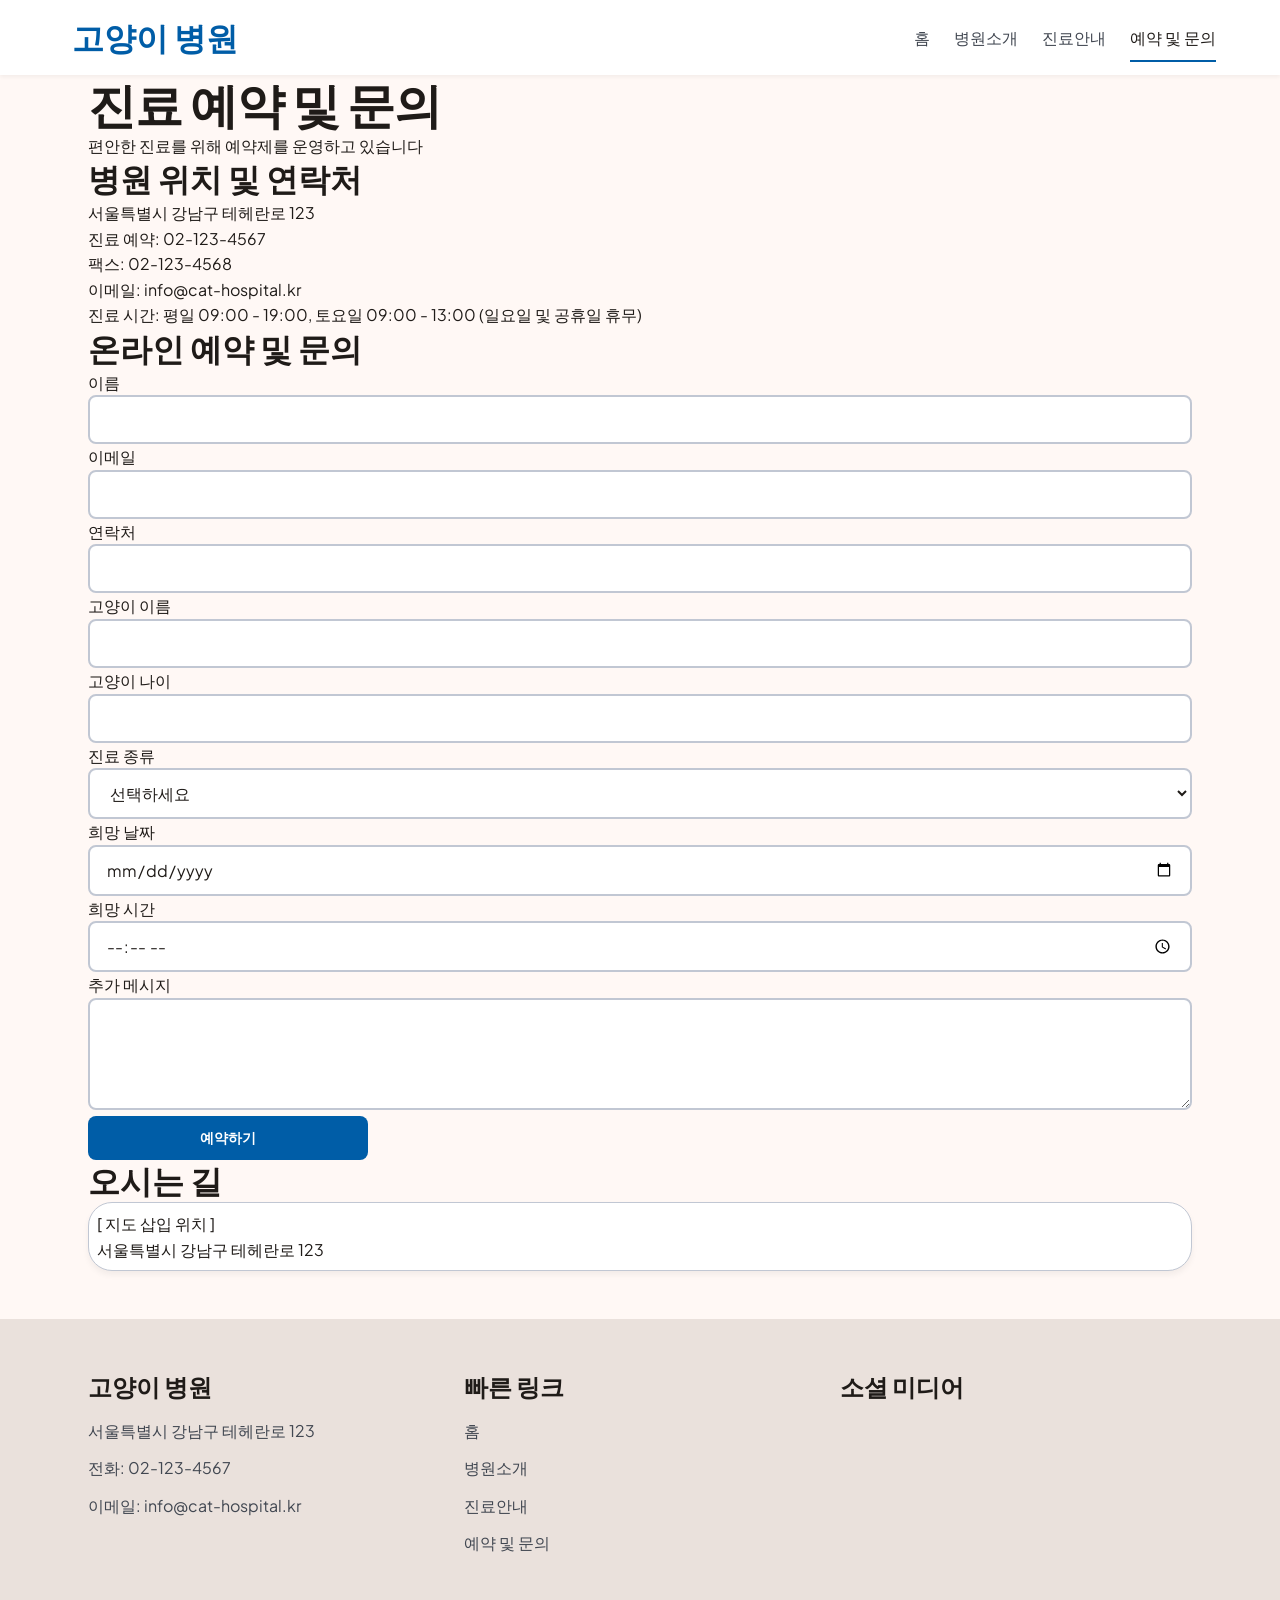
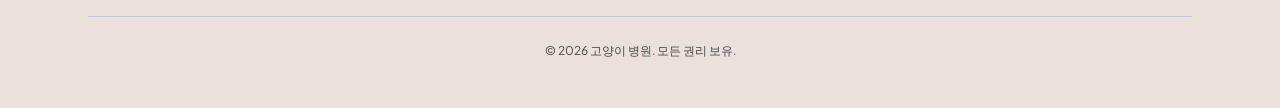
<file: design/contact.html>
<!DOCTYPE html>
<html lang="ko">
<head>
    <meta charset="UTF-8">
    <meta name="viewport" content="width=device-width, initial-scale=1.0">
    <title>예약 및 문의 - 고양이 병원</title>
    <link rel="stylesheet" href="styles.css">
    <link href="https://fonts.googleapis.com/css2?family=Plus+Jakarta+Sans:wght@400;500;600;700&display=swap" rel="stylesheet">
</head>
<body>
    <header class="header">
        <div class="container">
            <div class="logo">
                <h1><i class="fas fa-paw"></i> 고양이 병원</h1>
            </div>
            <nav class="nav">
                <ul>
                    <li><a href="index.html">홈</a></li>
                    <li><a href="about.html">병원소개</a></li>
                    <li><a href="services.html">진료안내</a></li>
                    <li><a href="contact.html" class="active">예약 및 문의</a></li>
                </ul>
            </nav>
        </div>
    </header>

    <section class="page-header">
        <div class="container">
            <h1 class="display-lg">진료 예약 및 문의</h1>
            <p class="page-header-text">편안한 진료를 위해 예약제를 운영하고 있습니다</p>
        </div>
    </section>

    <section class="contact">
        <div class="container">
            <div class="contact-info">
                <h2 class="headline-lg"><i class="fas fa-map-marker-alt"></i> 병원 위치 및 연락처</h2>
                <p class="body-md"><i class="fas fa-map-marker-alt"></i> 서울특별시 강남구 테헤란로 123</p>
                <p class="body-md"><i class="fas fa-phone"></i> 진료 예약: 02-123-4567</p>
                <p class="body-md"><i class="fas fa-fax"></i> 팩스: 02-123-4568</p>
                <p class="body-md"><i class="fas fa-envelope"></i> 이메일: info@cat-hospital.kr</p>
                <p class="body-md"><i class="far fa-clock"></i> 진료 시간: 평일 09:00 - 19:00, 토요일 09:00 - 13:00 (일요일 및 공휴일 휴무)</p>
            </div>
            
            <div class="contact-form">
                <h2 class="headline-lg"><i class="fas fa-edit"></i> 온라인 예약 및 문의</h2>
                <form action="#" method="POST" class="form">
                    <div class="form-group">
                        <label for="name" class="form-label">이름</label>
                        <input type="text" id="name" name="name" class="input" required>
                    </div>
                    <div class="form-group">
                        <label for="email" class="form-label">이메일</label>
                        <input type="email" id="email" name="email" class="input" required>
                    </div>
                    <div class="form-group">
                        <label for="phone" class="form-label">연락처</label>
                        <input type="tel" id="phone" name="phone" class="input" required>
                    </div>
                    <div class="form-group">
                        <label for="pet-name" class="form-label">고양이 이름</label>
                        <input type="text" id="pet-name" name="pet-name" class="input" required>
                    </div>
                    <div class="form-group">
                        <label for="pet-age" class="form-label">고양이 나이</label>
                        <input type="number" id="pet-age" name="pet-age" class="input" min="0" required>
                    </div>
                    <div class="form-group">
                        <label for="service" class="form-label">진료 종류</label>
                        <select id="service" name="service" class="input" required>
                            <option value="">선택하세요</option>
                            <option value="general">일반 진료</option>
                            <option value="vaccination">예방 접종</option>
                            <option value="surgery">수술</option>
                            <option value="emergency">응급 진료</option>
                            <option value="other">기타</option>
                        </select>
                    </div>
                    <div class="form-group">
                        <label for="date" class="form-label">희망 날짜</label>
                        <input type="date" id="date" name="date" class="input" required>
                    </div>
                    <div class="form-group">
                        <label for="time" class="form-label">희망 시간</label>
                        <input type="time" id="time" name="time" class="input" required>
                    </div>
                    <div class="form-group">
                        <label for="message" class="form-label">추가 메시지</label>
                        <textarea id="message" name="message" class="input" rows="4"></textarea>
                    </div>
                    <button type="submit" class="btn btn-primary btn-block">예약하기</button>
                </form>
            </div>
        </div>
    </section>

    <section class="map">
        <div class="container">
            <h2 class="headline-lg"><i class="fas fa-map"></i> 오시는 길</h2>
            <div class="map-embed">
                <!-- In a real website, you would embed a Google Map here -->
                <div class="map-placeholder card">
                    <p class="text-center">[ 지도 삽입 위치 ]</p>
                    <p class="text-center">서울특별시 강남구 테헤란로 123</p>
                </div>
            </div>
        </div>
    </section>

    <footer class="footer">
        <div class="container">
            <div class="footer-content">
                <div class="footer-info">
                    <h3 class="footer-title">고양이 병원</h3>
                    <p class="footer-text">서울특별시 강남구 테헤란로 123</p>
                    <p class="footer-text">전화: 02-123-4567</p>
                    <p class="footer-text">이메일: info@cat-hospital.kr</p>
                </div>
                <div class="footer-links">
                    <h3 class="footer-title">빠른 링크</h3>
                    <ul class="footer-list">
                        <li><a href="index.html">홈</a></li>
                        <li><a href="about.html">병원소개</a></li>
                        <li><a href="services.html">진료안내</a></li>
                        <li><a href="contact.html">예약 및 문의</a></li>
                    </ul>
                </div>
                <div class="footer-social">
                    <h3 class="footer-title">소셜 미디어</h3>
                    <div class="social-icons">
                        <a href="#" class="social-link"><i class="fab fa-instagram"></i></a>
                        <a href="#" class="social-link"><i class="fab fa-facebook-f"></i></a>
                        <a href="#" class="social-link"><i class="fab fa-youtube"></i></a>
                    </div>
                </div>
            </div>
            <div class="footer-bottom">
                <p class="footer-copyright">&copy; 2026 고양이 병원. 모든 권리 보유.</p>
            </div>
        </div>
    </footer>

    <script src="script.js"></script>
</body>
</html>
</file>
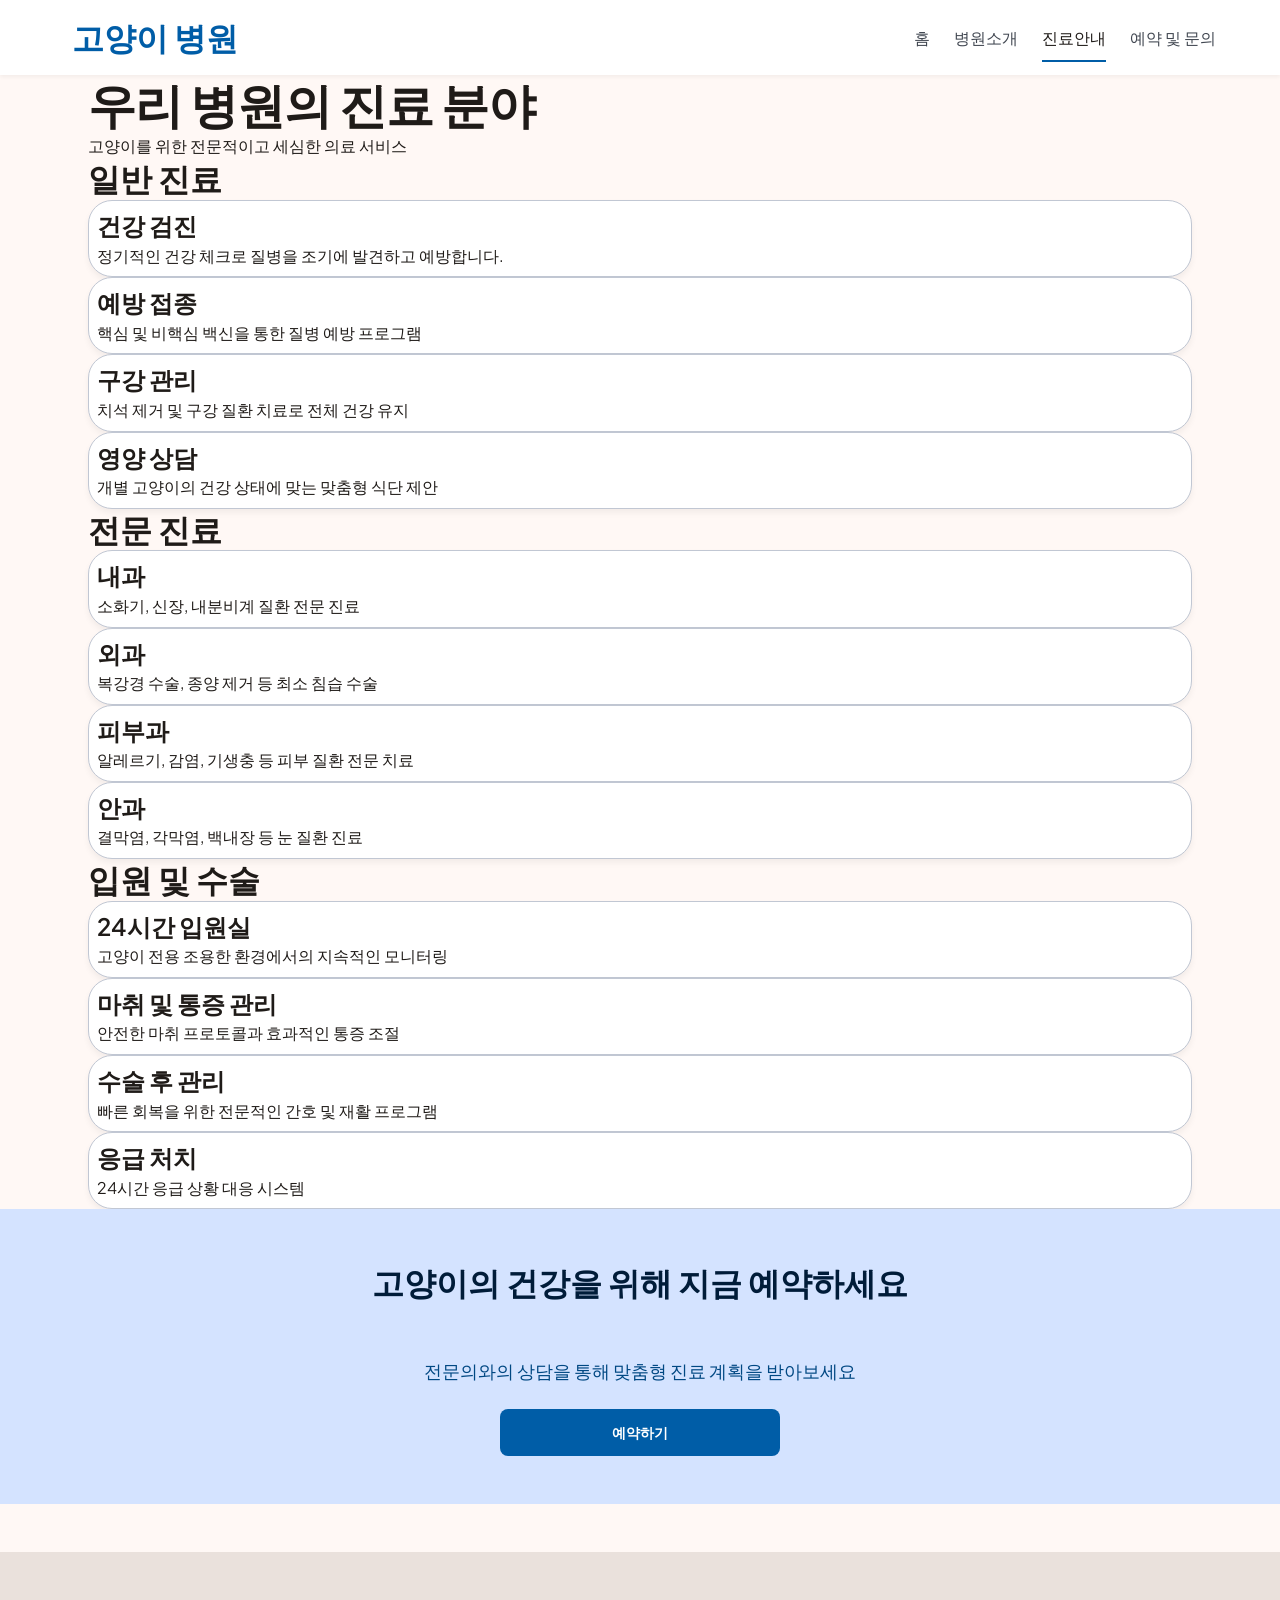
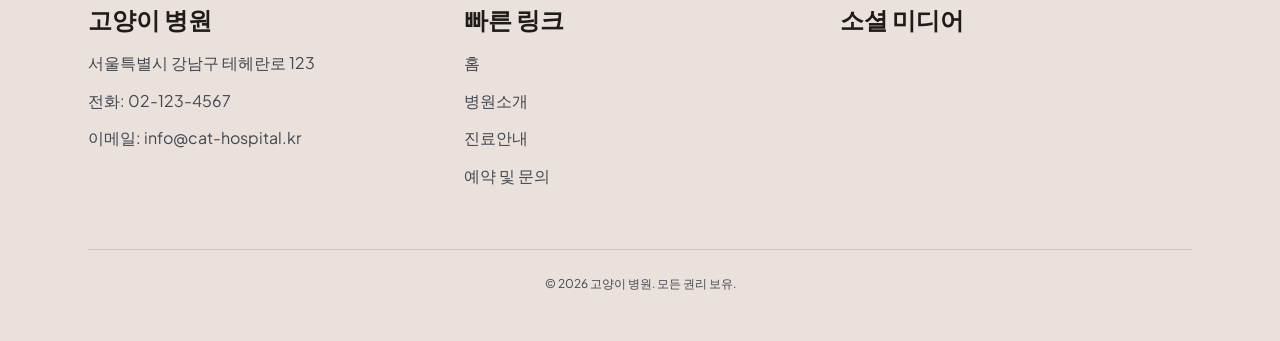
<file: design/services.html>
<!DOCTYPE html>
<html lang="ko">
<head>
    <meta charset="UTF-8">
    <meta name="viewport" content="width=device-width, initial-scale=1.0">
    <title>진료안내 - 고양이 병원</title>
    <link rel="stylesheet" href="styles.css">
    <link href="https://fonts.googleapis.com/css2?family=Plus+Jakarta+Sans:wght@400;500;600;700&display=swap" rel="stylesheet">
</head>
<body>
    <header class="header">
        <div class="container">
            <div class="logo">
                <h1><i class="fas fa-paw"></i> 고양이 병원</h1>
            </div>
            <nav class="nav">
                <ul>
                    <li><a href="index.html">홈</a></li>
                    <li><a href="about.html">병원소개</a></li>
                    <li><a href="services.html" class="active">진료안내</a></li>
                    <li><a href="contact.html">예약 및 문의</a></li>
                </ul>
            </nav>
        </div>
    </header>

    <section class="page-header">
        <div class="container">
            <h1 class="display-lg">우리 병원의 진료 분야</h1>
            <p class="page-header-text">고양이를 위한 전문적이고 세심한 의료 서비스</p>
        </div>
    </section>

    <section class="services">
        <div class="container">
            <div class="service-category">
                <h2 class="headline-lg"><i class="fas fa-stethoscope"></i> 일반 진료</h2>
                <div class="service-list">
                    <div class="service-item card">
                        <h3 class="headline-md">건강 검진</h3>
                        <p class="body-md">정기적인 건강 체크로 질병을 조기에 발견하고 예방합니다.</p>
                    </div>
                    <div class="service-item card">
                        <h3 class="headline-md">예방 접종</h3>
                        <p class="body-md">핵심 및 비핵심 백신을 통한 질병 예방 프로그램</p>
                    </div>
                    <div class="service-item card">
                        <h3 class="headline-md">구강 관리</h3>
                        <p class="body-md">치석 제거 및 구강 질환 치료로 전체 건강 유지</p>
                    </div>
                    <div class="service-item card">
                        <h3 class="headline-md">영양 상담</h3>
                        <p class="body-md">개별 고양이의 건강 상태에 맞는 맞춤형 식단 제안</p>
                    </div>
                </div>
            </div>
            
            <div class="service-category">
                <h2 class="headline-lg"><i class="fas fa-heartbeat"></i> 전문 진료</h2>
                <div class="service-list">
                    <div class="service-item card">
                        <h3 class="headline-md">내과</h3>
                        <p class="body-md">소화기, 신장, 내분비계 질환 전문 진료</p>
                    </div>
                    <div class="service-item card">
                        <h3 class="headline-md">외과</h3>
                        <p class="body-md">복강경 수술, 종양 제거 등 최소 침습 수술</p>
                    </div>
                    <div class="service-item card">
                        <h3 class="headline-md">피부과</h3>
                        <p class="body-md">알레르기, 감염, 기생충 등 피부 질환 전문 치료</p>
                    </div>
                    <div class="service-item card">
                        <h3 class="headline-md">안과</h3>
                        <p class="body-md">결막염, 각막염, 백내장 등 눈 질환 진료</p>
                    </div>
                </div>
            </div>
            
            <div class="service-category">
                <h2 class="headline-lg"><i class="fas fa-hospital"></i> 입원 및 수술</h2>
                <div class="service-list">
                    <div class="service-item card">
                        <h3 class="headline-md">24시간 입원실</h3>
                        <p class="body-md">고양이 전용 조용한 환경에서의 지속적인 모니터링</p>
                    </div>
                    <div class="service-item card">
                        <h3 class="headline-md">마취 및 통증 관리</h3>
                        <p class="body-md">안전한 마취 프로토콜과 효과적인 통증 조절</p>
                    </div>
                    <div class="service-item card">
                        <h3 class="headline-md">수술 후 관리</h3>
                        <p class="body-md">빠른 회복을 위한 전문적인 간호 및 재활 프로그램</p>
                    </div>
                    <div class="service-item card">
                        <h3 class="headline-md">응급 처치</h3>
                        <p class="body-md">24시간 응급 상황 대응 시스템</p>
                    </div>
                </div>
            </div>
        </div>
    </section>

    <section class="cta">
        <div class="container">
            <h2 class="section-title">고양이의 건강을 위해 지금 예약하세요</h2>
            <p class="cta-text">전문의와의 상담을 통해 맞춤형 진료 계획을 받아보세요</p>
            <a href="contact.html" class="btn btn-primary btn-block">예약하기</a>
        </div>
    </section>

    <footer class="footer">
        <div class="container">
            <div class="footer-content">
                <div class="footer-info">
                    <h3 class="footer-title">고양이 병원</h3>
                    <p class="footer-text">서울특별시 강남구 테헤란로 123</p>
                    <p class="footer-text">전화: 02-123-4567</p>
                    <p class="footer-text">이메일: info@cat-hospital.kr</p>
                </div>
                <div class="footer-links">
                    <h3 class="footer-title">빠른 링크</h3>
                    <ul class="footer-list">
                        <li><a href="index.html">홈</a></li>
                        <li><a href="about.html">병원소개</a></li>
                        <li><a href="services.html">진료안내</a></li>
                        <li><a href="contact.html">예약 및 문의</a></li>
                    </ul>
                </div>
                <div class="footer-social">
                    <h3 class="footer-title">소셜 미디어</h3>
                    <div class="social-icons">
                        <a href="#" class="social-link"><i class="fab fa-instagram"></i></a>
                        <a href="#" class="social-link"><i class="fab fa-facebook-f"></i></a>
                        <a href="#" class="social-link"><i class="fab fa-youtube"></i></a>
                    </div>
                </div>
            </div>
            <div class="footer-bottom">
                <p class="footer-copyright">&copy; 2026 고양이 병원. 모든 권리 보유.</p>
            </div>
        </div>
    </footer>

    <script src="script.js"></script>
</body>
</html>
</file>
<file: design/styles.css>
/* CSS Variables based on DESIGN.md */
:root {
  /* Colors */
  --surface: #fff8f5;
  --surface-dim: #e1d8d4;
  --surface-bright: #fff8f5;
  --surface-container-lowest: #ffffff;
  --surface-container-low: #fbf2ed;
  --surface-container: #f5ece8;
  --surface-container-high: #efe6e2;
  --surface-container-highest: #eae1dc;
  --on-surface: #1f1b18;
  --on-surface-variant: #414751;
  --inverse-surface: #34302d;
  --inverse-on-surface: #f8efea;
  --outline: #717783;
  --outline-variant: #c1c7d3;
  --surface-tint: #0060ac;
  --primary: #005da7;
  --on-primary: #ffffff;
  --primary-container: #2976c7;
  --on-primary-container: #fdfcff;
  --inverse-primary: #a4c9ff;
  --secondary: #9e4134;
  --on-secondary: #ffffff;
  --secondary-container: #fd8b79;
  --on-secondary-container: #752318;
  --tertiary: #3a6723;
  --on-tertiary: #ffffff;
  --tertiary-container: #52803a;
  --on-tertiary-container: #f8ffee;
  --error: #ba1a1a;
  --on-error: #ffffff;
  --error-container: #ffdad6;
  --on-error-container: #93000a;
  --primary-fixed: #d4e3ff;
  --primary-fixed-dim: #a4c9ff;
  --on-primary-fixed: #001c39;
  --on-primary-fixed-variant: #004883;
  --secondary-fixed: #ffdad4;
  --secondary-fixed-dim: #ffb4a8;
  --on-secondary-fixed: #410100;
  --on-secondary-fixed-variant: #7e2a1f;
  --tertiary-fixed: #bdf19d;
  --tertiary-fixed-dim: #a2d584;
  --on-tertiary-fixed: #082100;
  --on-tertiary-fixed-variant: #26500f;
  --background: #fff8f5;
  --on-background: #1f1b18;
  --surface-variant: #eae1dc;

  /* Typography */
  --font-family: 'Plus Jakarta Sans', sans-serif;

  /* Rounded */
  --rounded-sm: 0.25rem;
  --rounded: 0.5rem;
  --rounded-md: 0.75rem;
  --rounded-lg: 1rem;
  --rounded-xl: 1.5rem;
  --rounded-full: 9999px;

  /* Spacing */
  --spacing-base: 8px;
  --container-max: 1200px;
  --gutter: 24px;
  --margin-mobile: 16px;
  --margin-desktop: 40px;
  --stack-sm: 12px;
  --stack-md: 24px;
  --stack-lg: 48px;
}

/* Base Styles */
* {
  margin: 0;
  padding: 0;
  box-sizing: border-box;
}

html {
  font-size: 16px;
}

body {
  font-family: var(--font-family);
  background-color: var(--background);
  color: var(--on-background);
  line-height: 1.6;
}

.container {
  width: 90%;
  max-width: var(--container-max);
  margin: 0 auto;
  padding: 0 var(--gutter);
}

/* Typography Styles */
.display-lg {
  font-family: var(--font-family);
  font-size: 3rem; /* 48px */
  font-weight: 700;
  line-height: 1.2;
  letter-spacing: -0.02em;
}

.headline-lg {
  font-family: var(--font-family);
  font-size: 2rem; /* 32px */
  font-weight: 700;
  line-height: 1.3;
}

.headline-lg-mobile {
  font-family: var(--font-family);
  font-size: 1.75rem; /* 28px */
  font-weight: 700;
  line-height: 1.3;
}

.headline-md {
  font-family: var(--font-family);
  font-size: 1.5rem; /* 24px */
  font-weight: 600;
  line-height: 1.4;
}

.body-lg {
  font-family: var(--font-family);
  font-size: 1.125rem; /* 18px */
  font-weight: 400;
  line-height: 1.6;
}

.body-md {
  font-family: var(--font-family);
  font-size: 1rem; /* 16px */
  font-weight: 400;
  line-height: 1.6;
}

.label-md {
  font-family: var(--font-family);
  font-size: 0.875rem; /* 14px */
  font-weight: 600;
  line-height: 1.4;
  letter-spacing: 0.01em;
}

.label-sm {
  font-family: var(--font-family);
  font-size: 0.75rem; /* 12px */
  font-weight: 500;
  line-height: 1.4;
}

/* Layout & Spacing */
.section-title {
  font-size: var(--headline-lg-font-size, 2rem);
  font-weight: var(--headline-lg-font-weight, 700);
  text-align: center;
  margin-bottom: var(--stack-lg, 48px);
  color: var(--on-surface);
}

.section-subtitle {
  font-size: var(--body-lg-font-size, 1.125rem);
  font-weight: var(--body-lg-font-weight, 400);
  text-align: center;
  margin-bottom: var(--stack-md, 24px);
  color: var(--on-surface-variant);
  max-width: 600px;
  margin-left: auto;
  margin-right: auto;
}

/* Button Styles */
.btn {
  display: inline-block;
  font-family: var(--font-family);
  font-weight: 600;
  text-align: center;
  text-decoration: none;
  border: none;
  cursor: pointer;
  transition: all 0.3s ease;
  font-size: var(--label-md-font-size, 0.875rem);
  padding: 0.75rem 1.5rem;
  border-radius: var(--rounded);
}

.btn-primary {
  background-color: var(--primary);
  color: var(--on-primary);
}

.btn-primary:hover {
  background-color: var(--primary-fixed-dim);
  /* Shadow would go here in a more complex implementation */
}

.btn-secondary {
  background-color: var(--secondary);
  color: var(--on-secondary);
}

.btn-secondary:hover {
  background-color: var(--secondary-fixed-dim);
}

.btn-block {
  width: 100%;
  max-width: 280px;
}

/* Input Styles */
.input {
  width: 100%;
  padding: 0.75rem 1rem;
  border: 2px solid var(--outline-variant);
  border-radius: var(--rounded);
  font-family: var(--font-family);
  font-size: var(--body-md-font-size, 1rem);
  background-color: var(--surface-container-lowest);
  color: var(--on-surface);
  transition: all 0.3s ease;
}

.input:focus {
  outline: none;
  border-color: var(--primary);
  box-shadow: 0 0 0 3px rgba(0, 93, 167, 0.25);
}

/* Card Styles */
.card {
  background-color: var(--surface-container-lowest);
  border-radius: var(--rounded-xl);
  padding: var(--spacing-base, 8px);
  box-shadow: 0 4px 6px rgba(0, 0, 0, 0.05);
  transition: transform 0.3s ease, box-shadow 0.3s ease;
  border: 1px solid var(--outline-variant);
}

.card:hover {
  transform: translateY(-4px);
  box-shadow: 0 8px 15px rgba(0, 0, 0, 0.1);
}

.card-header {
  margin-bottom: var(--stack-sm, 12px);
}

.card-title {
  font-size: var(--headline-md-font-size, 1.5rem);
  font-weight: var(--headline-md-font-weight, 600);
  margin-bottom: var(--stack-sm, 12px);
  color: var(--on-surface);
}

.card-text {
  font-size: var(--body-md-font-size, 1rem);
  font-weight: var(--body-md-font-weight, 400);
  line-height: 1.6;
  color: var(--on-surface-variant);
  margin-bottom: var(--stack-sm, 12px);
}

/* Feature Styles */
.feature-icon {
  font-size: 2.5rem;
  color: var(--primary);
  margin-bottom: var(--stack-sm, 12px);
}

.feature-title {
  font-size: var(--headline-md-font-size, 1.5rem);
  font-weight: var(--headline-md-font-weight, 600);
  margin-bottom: var(--stack-sm, 12px);
  color: var(--on-surface);
}

.feature-text {
  font-size: var(--body-md-font-size, 1rem);
  font-weight: var(--body-md-font-weight, 400);
  line-height: 1.6;
  color: var(--on-surface-variant);
}

/* Grid Layouts */
.features-grid {
  display: grid;
  grid-template-columns: repeat(auto-fit, minmax(280px, 1fr));
  gap: var(--gutter, 24px);
  margin-top: var(--stack-lg, 48px);
}

.about-content {
  display: grid;
  grid-template-columns: repeat(auto-fit, minmax(300px, 1fr));
  gap: var(--gutter, 24px);
  align-items: start;
}

.about-text {
  margin-bottom: var(--stack-md, 24px);
}

.about-description {
  font-size: var(--body-md-font-size, 1rem);
  font-weight: var(--body-md-font-weight, 400);
  line-height: 1.8;
  color: var(--on-surface-variant);
  margin-bottom: var(--stack-sm, 12px);
}

.about-image img {
  width: 100%;
  border-radius: var(--rounded-xl);
  height: auto;
  display: block;
}

/* Footer Styles */
.footer {
  background-color: var(--surface-container-highest);
  padding: var(--stack-lg, 48px) 0;
  margin-top: var(--stack-lg, 48px);
}

.footer-content {
  display: grid;
  grid-template-columns: repeat(auto-fit, minmax(250px, 1fr));
  gap: var(--gutter, 24px);
}

.footer-title {
  font-size: var(--headline-md-font-size, 1.5rem);
  font-weight: var(--headline-md-font-weight, 600);
  margin-bottom: var(--stack-sm, 12px);
  color: var(--on-surface);
}

.footer-text {
  font-size: var(--body-md-font-size, 1rem);
  font-weight: var(--body-md-font-weight, 400);
  line-height: 1.6;
  color: var(--on-surface-variant);
  margin-bottom: var(--stack-sm, 12px);
}

.footer-list {
  list-style: none;
}

.footer-list li {
  margin-bottom: var(--stack-sm, 12px);
}

.footer-list li a {
  color: var(--on-surface-variant);
  text-decoration: none;
  transition: color 0.3s ease;
}

.footer-list li a:hover {
  color: var(--on-surface);
}

.social-icons {
  display: flex;
  gap: var(--stack-sm, 12px);
}

.social-link {
  font-size: 1.5rem;
  color: var(--on-surface-variant);
  transition: color 0.3s ease;
}

.social-link:hover {
  color: var(--on-surface);
}

.footer-bottom {
  text-align: center;
  margin-top: var(--stack-lg, 48px);
  padding-top: var(--stack-md, 24px);
  border-top: 1px solid var(--outline-variant);
  font-size: var(--label-sm-font-size, 0.75rem);
  color: var(--on-surface-variant);
}

.footer-copyright {
  font-weight: 400;
}

/* Header Styles */
.header {
  background-color: var(--surface-container-lowest);
  box-shadow: 0 2px 4px rgba(0, 0, 0, 0.05);
  position: sticky;
  top: 0;
  z-index: 1000;
}

.header .container {
  display: flex;
  justify-content: space-between;
  align-items: center;
  padding: var(--stack-sm, 12px) 0;
}

.logo {
  display: flex;
  align-items: center;
  gap: var(--stack-sm, 12px);
}

.logo h1 {
  font-size: var(--headline-lg-font-size, 2rem);
  font-weight: var(--headline-lg-font-weight, 700);
  color: var(--primary);
  display: flex;
  align-items: center;
  gap: 0.5rem;
}

.logo h1 i {
  font-size: 1.5rem;
}

.nav ul {
  display: flex;
  list-style: none;
  gap: var(--gutter, 24px);
}

.nav ul li a {
  font-size: var(--body-md-font-size, 1rem);
  font-weight: var(--body-md-font-weight, 400);
  color: var(--on-surface-variant);
  text-decoration: none;
  transition: color 0.3s ease;
  padding: var(--stack-sm, 12px) 0;
  border-bottom: 2px solid transparent;
}

.nav ul li a:hover,
.nav ul li a.active {
  color: var(--on-surface);
  border-bottom-color: var(--primary);
}

/* Hero Section */
.hero {
  background-color: var(--surface-container-high);
  padding: var(--stack-lg, 48px) 0;
  text-align: center;
}

.hero-content {
  max-width: 800px;
  margin: 0 auto;
}

.hero h2 {
  font-size: var(--headline-lg-font-size, 2rem);
  font-weight: var(--headline-lg-font-weight, 700);
  margin-bottom: var(--stack-sm, 12px);
  color: var(--on-surface);
}

.hero-subtext {
  font-size: var(--body-lg-font-size, 1.125rem);
  font-weight: var(--body-lg-font-weight, 400);
  line-height: 1.6;
  color: var(--on-surface-variant);
  margin-bottom: var(--stack-md, 24px);
}

/* CTA Section */
.cta {
  background-color: var(--primary-fixed);
  padding: var(--stack-lg, 48px) 0;
  text-align: center;
}

.cta .section-title {
  color: var(--on-primary-fixed);
}

.cta-text {
  font-size: var(--body-lg-font-size, 1.125rem);
  font-weight: var(--body-lg-font-weight, 400);
  line-height: 1.6;
  color: var(--on-primary-fixed-variant);
  margin-bottom: var(--stack-md, 24px);
  max-width: 600px;
  margin-left: auto;
  margin-right: auto;
}

/* Responsive Design */
@media (max-width: 768px) {
  .header .container {
    flex-direction: column;
    gap: var(--stack-md, 24px);
  }
  
  .nav ul {
    flex-wrap: wrap;
    justify-content: center;
  }
  
  .hero h2 {
    font-size: 1.75rem; /* 28px */
  }
  
  .cta .section-title {
    font-size: 1.75rem; /* 28px */
  }
}

@media (max-width: 480px) {
  :root {
    --heading-lg-font-size: 1.5rem; /* 24px */
    --heading-md-font-size: 1.25rem; /* 20px */
  }
  
  .header .container {
    padding: var(--stack-sm, 12px) 0;
  }
  
  .logo h1 {
    font-size: 1.5rem; /* 24px */
  }
  
  .nav ul {
    gap: var(--stack-sm, 12px);
  }
}
</file>
